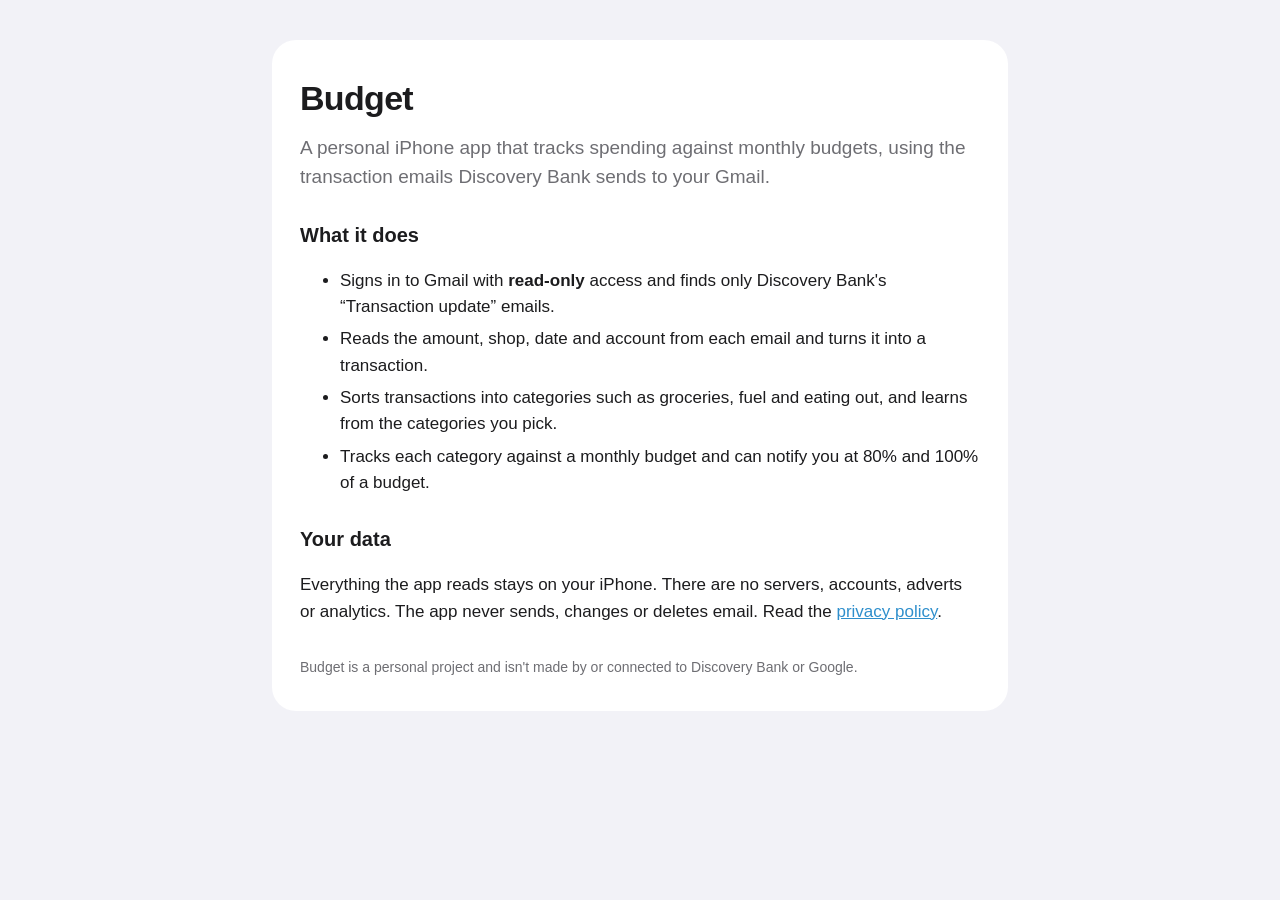
<file: index.html>
<!doctype html>
<html lang="en">
<head>
  <meta charset="utf-8">
  <meta name="viewport" content="width=device-width, initial-scale=1">
  <title>Budget for iPhone</title>
  <meta name="description" content="A personal iPhone budgeting app that reads Discovery Bank transaction emails from Gmail.">
  <link rel="stylesheet" href="style.css">
</head>
<body>
  <main>
    <h1>Budget</h1>
    <p class="lead">A personal iPhone app that tracks spending against monthly budgets, using the
      transaction emails Discovery Bank sends to your Gmail.</p>

    <h2>What it does</h2>
    <ul>
      <li>Signs in to Gmail with <strong>read-only</strong> access and finds only Discovery Bank's
        “Transaction update” emails.</li>
      <li>Reads the amount, shop, date and account from each email and turns it into a transaction.</li>
      <li>Sorts transactions into categories such as groceries, fuel and eating out, and learns from
        the categories you pick.</li>
      <li>Tracks each category against a monthly budget and can notify you at 80% and 100% of a budget.</li>
    </ul>

    <h2>Your data</h2>
    <p>Everything the app reads stays on your iPhone. There are no servers, accounts, adverts or
      analytics. The app never sends, changes or deletes email. Read the
      <a href="privacy.html">privacy policy</a>.</p>

    <footer>Budget is a personal project and isn't made by or connected to Discovery Bank or Google.</footer>
  </main>
</body>
</html>
</file>
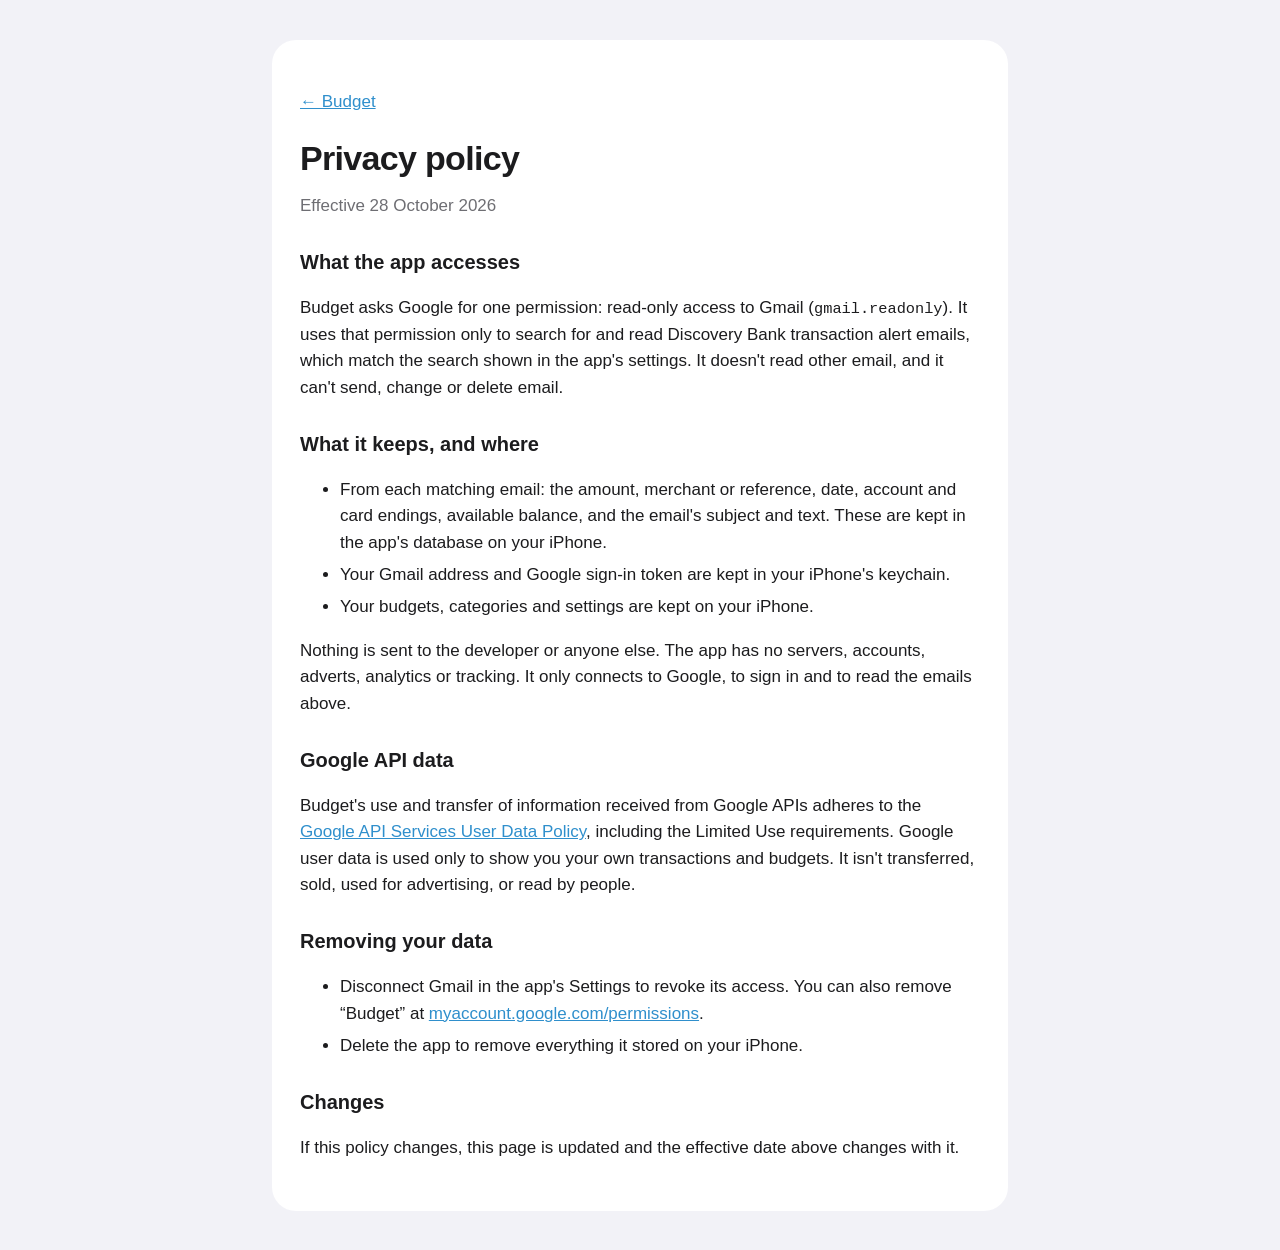
<file: privacy.html>
<!doctype html>
<html lang="en">
<head>
  <meta charset="utf-8">
  <meta name="viewport" content="width=device-width, initial-scale=1">
  <title>Budget Privacy Policy</title>
  <link rel="stylesheet" href="style.css">
</head>
<body>
  <main>
    <p><a href="index.html">← Budget</a></p>
    <h1>Privacy policy</h1>
    <p class="meta">Effective 28 October 2026</p>

    <h2>What the app accesses</h2>
    <p>Budget asks Google for one permission: read-only access to Gmail
      (<code>gmail.readonly</code>). It uses that permission only to search for and read Discovery
      Bank transaction alert emails, which match the search shown in the app's settings. It doesn't
      read other email, and it can't send, change or delete email.</p>

    <h2>What it keeps, and where</h2>
    <ul>
      <li>From each matching email: the amount, merchant or reference, date, account and card
        endings, available balance, and the email's subject and text. These are kept in the app's
        database on your iPhone.</li>
      <li>Your Gmail address and Google sign-in token are kept in your iPhone's keychain.</li>
      <li>Your budgets, categories and settings are kept on your iPhone.</li>
    </ul>
    <p>Nothing is sent to the developer or anyone else. The app has no servers, accounts, adverts,
      analytics or tracking. It only connects to Google, to sign in and to read the emails above.</p>

    <h2>Google API data</h2>
    <p>Budget's use and transfer of information received from Google APIs adheres to the
      <a href="https://developers.google.com/terms/api-services-user-data-policy">Google API Services
      User Data Policy</a>, including the Limited Use requirements. Google user data is used only to
      show you your own transactions and budgets. It isn't transferred, sold, used for advertising,
      or read by people.</p>

    <h2>Removing your data</h2>
    <ul>
      <li>Disconnect Gmail in the app's Settings to revoke its access. You can also remove “Budget”
        at <a href="https://myaccount.google.com/permissions">myaccount.google.com/permissions</a>.</li>
      <li>Delete the app to remove everything it stored on your iPhone.</li>
    </ul>

    <h2>Changes</h2>
    <p>If this policy changes, this page is updated and the effective date above changes with it.</p>
  </main>
</body>
</html>
</file>
<file: style.css>
:root {
  --ink: #1c1c1e;
  --muted: #6e6e73;
  --accent: #2f8fcc;
  --surface: #f2f2f7;
  --card: #ffffff;
  color-scheme: light dark;
}

@media (prefers-color-scheme: dark) {
  :root {
    --ink: #f5f5f7;
    --muted: #a1a1a6;
    --accent: #4aa8e0;
    --surface: #000000;
    --card: #1c1c1e;
  }
}

body {
  margin: 0;
  background: var(--surface);
  color: var(--ink);
  font: 17px/1.55 -apple-system, BlinkMacSystemFont, "SF Pro Rounded", "Segoe UI", Roboto, sans-serif;
}

main {
  max-width: 680px;
  margin: 40px auto;
  padding: 32px 28px;
  background: var(--card);
  border-radius: 24px;
}

@media (max-width: 720px) {
  main { margin: 0; border-radius: 0; padding: 28px 16px; }
}

h1 { font-size: 34px; margin: 0 0 8px; letter-spacing: -0.02em; }
h2 { font-size: 20px; margin: 28px 0 8px; }
.lead { font-size: 19px; color: var(--muted); margin-top: 0; }
.meta { color: var(--muted); margin-top: 0; }
a { color: var(--accent); }
code { font-size: 0.9em; }
li { margin: 6px 0; }
footer { margin-top: 32px; font-size: 14px; color: var(--muted); }
</file>
